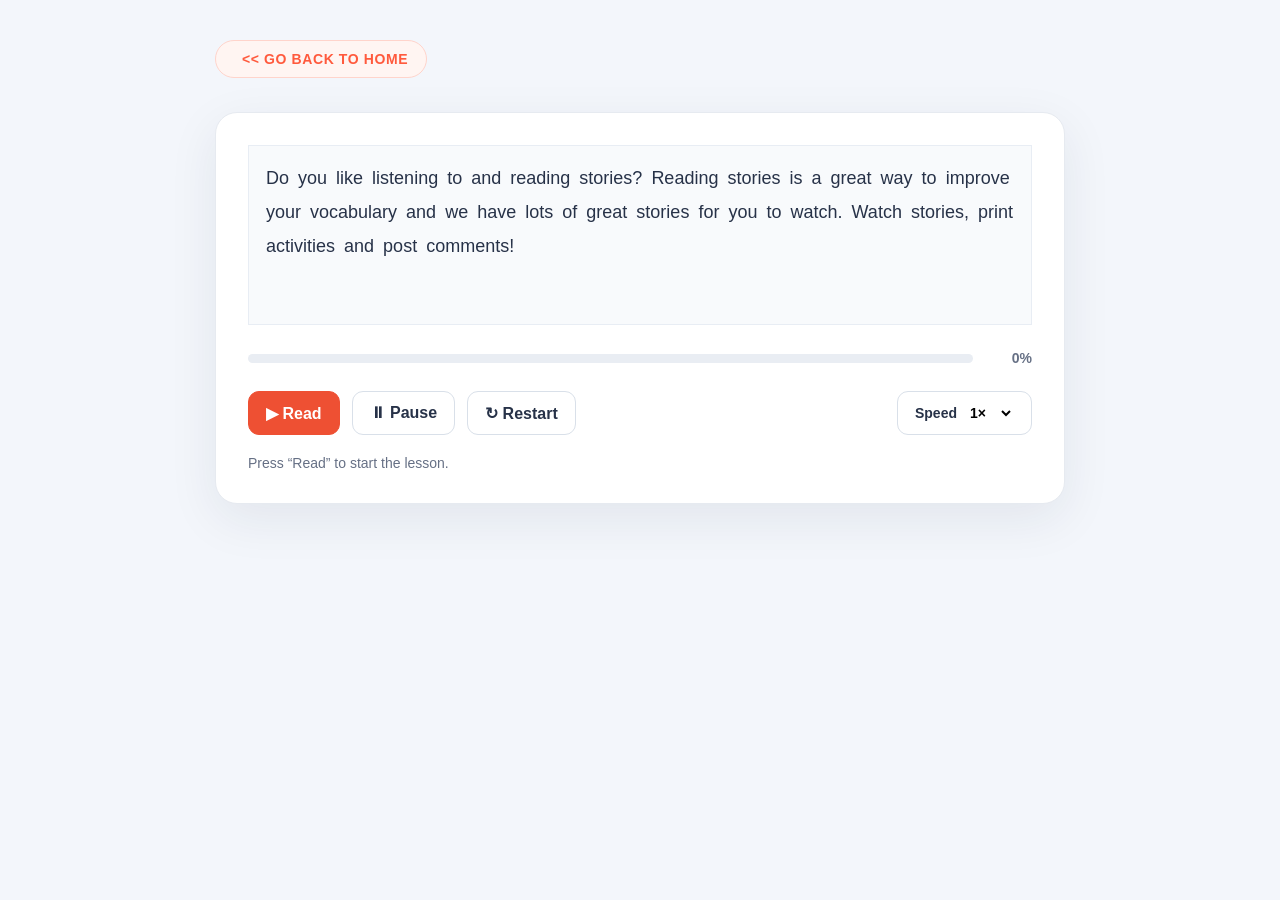
<file: english.html>
<!DOCTYPE html>
<html lang="en">
<head>
  <meta charset="UTF-8" />

  <meta
    name="viewport"
    content="width=device-width, initial-scale=1.0"
  />

  <link rel="stylesheet" href="englishstyle.css" />
</head>

<body>
  <main class="reader-container">
    <div class="reader-header">
<a href="index.html" class="lesson-label">
    <i class="fa-solid fa-arrow-left"></i>
    << Go back to Home
</a>

    </div>

    <section class="reading-card">
      <div
        id="readingText"
        class="reading-text"
        aria-live="polite"
      ></div>

      <div class="progress-container">
        <div class="progress-track">
          <div id="progressFill" class="progress-fill"></div>
        </div>

        <span id="progressText">0%</span>
      </div>

      <div class="controls">
        <button id="playButton" class="primary-button">
          ▶ Read
        </button>

        <button id="pauseButton">
          ⏸ Pause
        </button>

        <button id="restartButton">
          ↻ Restart
        </button>

        <label class="speed-control">
          Speed

          <select id="speedSelect">
            <option value="0.6">0.6×</option>
            <option value="0.8">0.8×</option>
            <option value="1" selected>1×</option>
            <option value="1.2">1.2×</option>
            <option value="1.5">1.5×</option>
          </select>
        </label>
      </div>

      <p id="statusText" class="status-text">
        Press “Read” to start the lesson.
      </p>
    </section>
  </main>

  <!-- If you later record real audio for this lesson, add:
       <audio id="lessonAudio" src="lesson.mp3" preload="auto"></audio>
       and set AUDIO_SRC / WORD_TIMINGS below — script.js will
       automatically switch from the TTS clock to the real
       audio.currentTime clock. -->

  <script src="englishscript.js"></script>
</body>
</html>
</file>
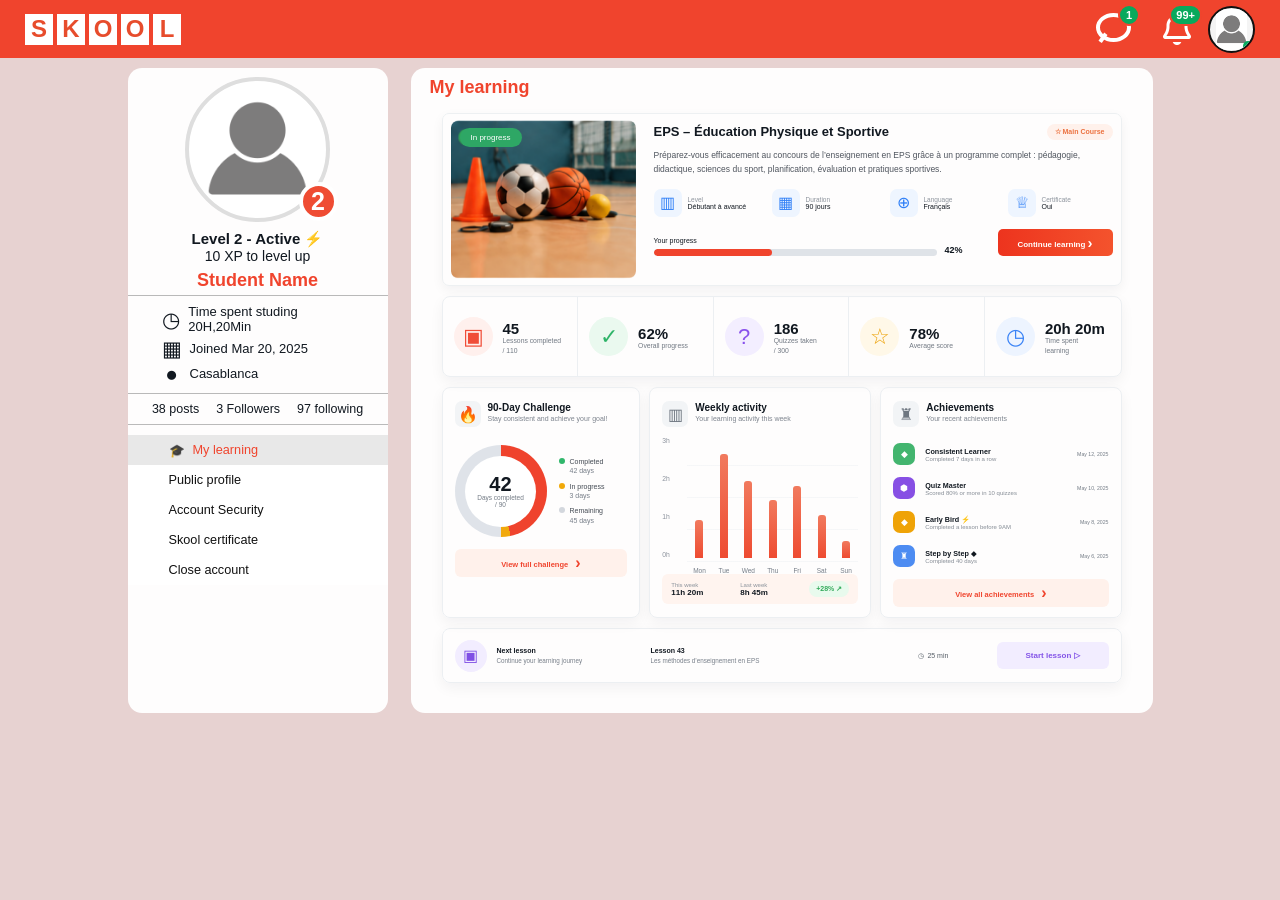
<file: profile.html>
<!DOCTYPE html>
<html lang="en">
<head>
  <meta charset="UTF-8">
  <meta name="viewport" content="width=device-width, initial-scale=1.0">
  <title>Skool Profile</title>
  <link rel="stylesheet" href="style_profile.css">
</head>
<body>
  <header class="topbar">
    <!-- <div class="logo" aria-label="SKOOL">
        
      <span>S</span><span>K</span><span>O</span><span>O</span><span>L</span>
    </div> -->
    <a href="index.html" class="logo" aria-label="SKOOL Home">
    <span>S</span>
    <span>K</span>
    <span>O</span>
    <span>O</span>
    <span>L</span>
</a>

    <div class="header-actions">
      <button class="top-icon message-btn" aria-label="Messages">
        <span class="chat-shape"></span>
        <b class="notif-badge">1</b>
      </button>

      <button class="top-icon bell-btn" aria-label="Notifications">
        <!-- <span class="bell-shape"></span> -->
        <img style="height: 40px;" src="noti.png" alt="">
        <b class="notif-badge wide">99+</b>
      </button>

      <button class="mini-profile" aria-label="Profile">
        <span class="mini-avatar"></span>
        <i></i>
      </button>
    </div>
  </header>

  <main class="layout">
    <aside class="sidebar">
      <section class="profile-head">
        <div class="avatar-wrap">
          <div class="avatar"></div>
          <span class="level-badge">2</span>
        </div>

        <h2>Level 2 - Active <em>⚡</em></h2>
        <p>10 XP to level up</p>
        <h3>Student Name</h3>
      </section>

      <section class="profile-details">
        <p><span>◷</span> Time spent studing 20H,20Min</p>
        <p><span>▦</span> Joined Mar 20, 2025</p>
        <p><span>●</span> Casablanca</p>
      </section>

      <section class="social-row">
        <span>38 posts</span>
        <span>3 Followers</span>
        <span>97 following</span>
      </section>

      <nav class="profile-nav">
        <button class="active"><span>🎓</span> My learning</button>
        <button>Public profile</button>
        <button>Account Security</button>
        <button>Skool certificate</button>
        <button>Close account</button>
      </nav>
    </aside>

    <section class="content">
      <h1>My learning</h1>

      <article class="course-card">
        <div class="course-picture">
          <span class="in-progress">In progress</span>
        </div>

        <div class="course-info">
          <div class="course-heading">
            <h2>EPS – Éducation Physique et Sportive</h2>
            <span class="main-course">☆ Main Course</span>
          </div>

          <p class="course-description">
            Préparez-vous efficacement au concours de l’enseignement en EPS grâce à un
            programme complet : pédagogie, didactique, sciences du sport, planification,
            évaluation et pratiques sportives.
          </p>

          <div class="features">
            <div><i>▥</i><span><small>Level</small>Débutant à avancé</span></div>
            <div><i>▦</i><span><small>Duration</small>90 jours</span></div>
            <div><i>⊕</i><span><small>Language</small>Français</span></div>
            <div><i>♕</i><span><small>Certificate</small>Oui</span></div>
          </div>

          <div class="progress-zone">
            <div class="progress-copy">
              <small>Your progress</small>
              <div class="progress-track"><span id="progressBar"></span></div>
            </div>
            <strong id="progressValue">42%</strong>
            <button id="continueLearning">Continue learning <b>›</b></button>
          </div>
        </div>
      </article>

      <section class="stats">
        <article><i class="red">▣</i><div><strong>45</strong><span>Lessons completed</span><small>/ 110</small></div></article>
        <article><i class="green">✓</i><div><strong>62%</strong><span>Overall progress</span></div></article>
        <article><i class="purple">?</i><div><strong>186</strong><span>Quizzes taken</span><small>/ 300</small></div></article>
        <article><i class="orange">☆</i><div><strong>78%</strong><span>Average score</span></div></article>
        <article><i class="blue">◷</i><div><strong>20h 20m</strong><span>Time spent</span><small>learning</small></div></article>
      </section>

      <section class="dashboard">
        <article class="panel challenge-panel">
          <header><i>🔥</i><div><h3>90-Day Challenge</h3><p>Stay consistent and achieve your goal!</p></div></header>

          <div class="challenge-body">
            <div class="donut">
              <div><strong>42</strong><span>Days completed</span><small>/ 90</small></div>
            </div>

            <div class="legend">
              <p><b class="dot green-dot"></b>Completed<br><span>42 days</span></p>
              <p><b class="dot orange-dot"></b>In progress<br><span>3 days</span></p>
              <p><b class="dot gray-dot"></b>Remaining<br><span>45 days</span></p>
            </div>
          </div>

          <button class="light-button">View full challenge <span>›</span></button>
        </article>

        <article class="panel activity-panel">
          <header><i>▥</i><div><h3>Weekly activity</h3><p>Your learning activity this week</p></div></header>

          <div class="chart">
            <div class="hours"><span>3h</span><span>2h</span><span>1h</span><span>0h</span></div>
            <div class="bars">
              <div><i style="height:31%"></i><span>Mon</span></div>
              <div><i style="height:84%"></i><span>Tue</span></div>
              <div><i style="height:62%"></i><span>Wed</span></div>
              <div><i style="height:47%"></i><span>Thu</span></div>
              <div><i style="height:58%"></i><span>Fri</span></div>
              <div><i style="height:35%"></i><span>Sat</span></div>
              <div><i style="height:14%"></i><span>Sun</span></div>
            </div>
          </div>

          <footer>
            <div><small>This week</small><strong>11h 20m</strong></div>
            <div><small>Last week</small><strong>8h 45m</strong></div>
            <b>+28% ↗</b>
          </footer>
        </article>

        <article class="panel achievements-panel">
          <header><i>♜</i><div><h3>Achievements</h3><p>Your recent achievements</p></div></header>

          <div class="achievement-list">
            <div class="achievement"><i class="a-green">◆</i><div><strong>Consistent Learner</strong><small>Completed 7 days in a row</small></div><time>May 12, 2025</time></div>
            <div class="achievement"><i class="a-purple">⬢</i><div><strong>Quiz Master</strong><small>Scored 80% or more in 10 quizzes</small></div><time>May 10, 2025</time></div>
            <div class="achievement"><i class="a-orange">◆</i><div><strong>Early Bird ⚡</strong><small>Completed a lesson before 9AM</small></div><time>May 8, 2025</time></div>
            <div class="achievement"><i class="a-blue">♜</i><div><strong>Step by Step ◆</strong><small>Completed 40 days</small></div><time>May 6, 2025</time></div>
          </div>

          <button class="light-button">View all achievements <span>›</span></button>
        </article>
      </section>

      <section class="next-lesson">
        <i class="lesson-icon">▣</i>
        <div><strong>Next lesson</strong><span>Continue your learning journey</span></div>
        <div><strong>Lesson 43</strong><span>Les méthodes d’enseignement en EPS</span></div>
        <p>◷ &nbsp;25 min</p>
        <button>Start lesson <b>▷</b></button>
      </section>
    </section>
  </main>

  <script src="scripte_profile.js"></script>
</body>
</html>
</file>
<file: englishstyle.css>
* {
  box-sizing: border-box;
}

body {
  margin: 0;
  min-height: 100vh;
  padding: 40px 20px;
  font-family: Arial, Helvetica, sans-serif;
  color: #172033;
  background: #f3f6fb;
}

button,
select {
  font: inherit;
}

.reader-container {
  width: min(850px, 100%);
  margin: 0 auto;
}

.reader-header {
  margin-bottom: 24px;
}

.lesson-label {
  display: inline-block;
  margin-bottom: 10px;
  padding: 7px 12px;
  color: #b8391f;
  background: #fdeae4;
  border-radius: 50px;
  font-size: 13px;
  font-weight: 700;
  text-transform: uppercase;
  letter-spacing: 0.6px;
}

.reader-header h1 {
  margin: 0 0 10px;
  font-size: clamp(30px, 5vw, 48px);
}

.reader-header p {
  margin: 0;
  color: #667085;
  font-size: 17px;
}

.reading-card {
  padding: 32px;
  background: #ffffff;
  border: 1px solid #e6eaf0;
  border-radius: 22px;
  box-shadow: 0 15px 50px rgba(25, 36, 58, 0.08);
}

.reading-text {
  min-height: 180px;
  padding: 15px;
  color: #273248;
  background: #f8fafc;
  border: 1px solid #e8edf4;
  border-radius: 15x;
  font-size: 18px;
  line-height: 1.9;
}

.word {
  display: inline;
  padding: 3px 2px;
  border-radius: 6px;
  transition:
    background-color 0.15s ease,
    color 0.15s ease,
    transform 0.15s ease;
}

.word.active {
  color: #ffffff;
  background: #ee5033;
  box-shadow: 0 3px 10px rgba(238, 80, 51, 0.28);
}

.word.completed {
  color: #ee5033;
}

.progress-container {
  display: flex;
  align-items: center;
  gap: 14px;
  margin: 25px 0;
}

.progress-track {
  flex: 1;
  height: 9px;
  overflow: hidden;
  background: #e9edf3;
  border-radius: 50px;
}

.progress-fill {
  height: 100%;
  width: 0%;
  background: #ee5033;
  border-radius: 50px;
  transition: width 0.12s linear;
}

#progressText {
  min-width: 45px;
  color: #667085;
  font-size: 14px;
  font-weight: 700;
  text-align: right;
}

.controls {
  display: flex;
  flex-wrap: wrap;
  align-items: center;
  gap: 12px;
}

.controls button,
.speed-control {
  min-height: 44px;
  padding: 10px 17px;
  color: #273248;
  background: #ffffff;
  border: 1px solid #d9e0e9;
  border-radius: 11px;
}

.controls button {
  cursor: pointer;
  font-weight: 700;
}

.controls button:hover {
  background: #f6f8fb;
}

.controls button:disabled {
  cursor: not-allowed;
  opacity: 0.5;
}

.controls .primary-button {
  color: #ffffff;
  background: #ee5033;
  border-color: #ee5033;
}

.controls .primary-button:hover {
  background: #d1421f;
}

.speed-control {
  display: flex;
  align-items: center;
  gap: 9px;
  margin-left: auto;
  font-size: 14px;
  font-weight: 700;
}

.speed-control select {
  border: 0;
  outline: 0;
  background: transparent;
  cursor: pointer;
}

.status-text {
  margin: 20px 0 0;
  color: #667085;
  font-size: 14px;
}

@media (max-width: 600px) {
  body {
    padding: 24px 14px;
  }

  .reading-card {
    padding: 18px;
  }

  .reading-text {
    padding: 17px;
    font-size: 21px;
    line-height: 1.8;
  }

  .controls button {
    flex: 1;
  }

  .speed-control {
    width: 100%;
    justify-content: space-between;
    margin-left: 0;
  }
}

.lesson-label{
    display: inline-flex;
    align-items: center;
    gap: 8px;

    padding: 10px 18px;

    background: #fff5f2;
    color: #ff5a3d;

    border: 1px solid #ffd4cb;
    border-radius: 50px;

    font-size: 14px;
    font-weight: 600;

    text-decoration: none;

    transition: all .3s ease;
}

.lesson-label:hover{
    background: #ff5a3d;
    color: #fff;

    transform: translateY(-2px);
    box-shadow: 0 10px 20px rgba(255,90,61,.25);
}
</file>
<file: style_profile.css>
* {
  box-sizing: border-box;
}

:root {
  --orange: #f0442d;
  --orange2: #ef442d;
  --bg: #e7d2d1;
  --text: #111820;
  --muted: #7d838b;
  --line: #eceff2;
  --blue: #168fe4;
}

body {
  margin: 0;
  min-width: 320px;
  font-family: Arial, Helvetica, sans-serif;
  color: var(--text);
  background: var(--bg);
}

button {
  font: inherit;
  cursor: pointer;
}

.topbar {
  height: 58px;
  padding: 0 25px;
  display: flex;
  align-items: center;
  justify-content: space-between;
  background: var(--orange);
}
/* 
.logo {
  display: flex;
  gap: 4px;
}

.logo span {
  width: 28px;
  height: 31px;
  display: grid;
  place-items: center;
  background: #fff;
  color: #d9432f;
  font-size: 23px;
  line-height: 1;
  font-weight: 900;
} */


.logo{
    display:flex;
    gap:4px;
    text-decoration:none;
    cursor:pointer;
}

.logo span{
    width:28px;
    height:31px;
    display:flex;
    align-items:center;
    justify-content:center;
    background:#fff;
    color:#e74c2c;
    font-size:24px;
    font-weight:700;
    transition:all .25s ease;
}

.logo:hover span{
    transform:translateY(-2px);
    background:#fff5f2;
    box-shadow:0 4px 10px rgba(0,0,0,.15);
}
.header-actions {
  display: flex;
  align-items: center;
  gap: 14px;
}

.top-icon {
  width: 43px;
  height: 43px;
  position: relative;
  border: 0;
  color: white;
  background: transparent;
}

.chat-shape {
  width: 35px;
  height: 29px;
  position: absolute;
  left: 2px;
  top: 5px;
  border: 4px solid white;
  border-radius: 50%;
}

.chat-shape::after {
  content: "";
  width: 11px;
  height: 10px;
  position: absolute;
  left: 0;
  bottom: -8px;
  border-left: 4px solid white;
  transform: rotate(35deg);
}

.bell-shape {
  display: block;
  font-size: 41px;
  line-height: 41px;
  transform: rotate(180deg);
}

.notif-badge {
  min-width: 22px;
  height: 22px;
  padding: 0 5px;
  position: absolute;
  right: -3px;
  top: -4px;
  display: grid;
  place-items: center;
  border: 2px solid var(--orange);
  border-radius: 999px;
  color: white;
  background: #08a95c;
  font-size: 11px;
}

.notif-badge.wide {
  right: -8px;
}

.mini-profile {
  width: 47px;
  height: 47px;
  position: relative;
  border: 2px solid #111;
  border-radius: 50%;
  overflow: hidden;
  background: #f4f4f4;
}

.mini-avatar {
  display: block;
  width: 100%;
  height: 100%;
    background: #fff url("avatar.jpg") center/cover no-repeat;
}

.mini-profile i {
  width: 10px;
  height: 10px;
  position: absolute;
  right: 0;
  bottom: 0;
  border-radius: 50%;
  background: #05aa5d;
}

.layout {
  max-width: 1025px;
  margin: 10px auto 28px;
  display: grid;
  grid-template-columns: 260px 1fr;
  gap: 23px;
}

.sidebar,
.content {
  background: rgba(255, 255, 255, .96);
  border-radius: 14px;
  overflow: hidden;
}

.sidebar {
  min-height: 644px;
}

.profile-head {
  text-align: center;
  padding-top: 9px;
}

.avatar-wrap {
  width: 160px;
  height: 145px;
  position: relative;
  margin: 0 auto 5px;
}

.avatar {
  width: 145px;
  height: 145px;
  margin: auto;
  border: 4px solid #dedede;
  border-radius: 50%;
  background: #fff url("avatar.jpg") center/cover no-repeat;
}

.level-badge {
  width: 39px;
  height: 39px;
  position: absolute;
  right: 0;
  bottom: 1px;
  display: grid;
  place-items: center;
  border: 4px solid white;
  border-radius: 50%;
  color: white;
  background: #ef4c33;
  font-size: 25px;
  font-weight: 800;
}

.profile-head h2 {
  margin: 8px 0 0;
  font-size: 15px;
}

.profile-head h2 em {
  color: #f0aa00;
  font-style: normal;
}

.profile-head p {
  margin: 0;
  font-size: 14px;
}

.profile-head h3 {
  margin: 6px 0 4px;
  color: var(--orange);
  font-size: 18px;
}

.profile-details {
  padding: 4px 34px 5px;
  border-top: 1px solid #b9b9b9;
  border-bottom: 1px solid #b9b9b9;
}

.profile-details p {
  margin: 4px 0;
  display: flex;
  align-items: center;
  gap: 8px;
  font-size: 13px;
}

.profile-details p span {
  width: 20px;
  display: inline-grid;
  place-items: center;
  font-size: 21px;
  line-height: 1;
}

.social-row {
  height: 31px;
  display: flex;
  align-items: center;
  justify-content: center;
  gap: 17px;
  border-bottom: 1px solid #bababa;
  font-size: 12.5px;
}

.profile-nav {
  padding-top: 10px;
}

.profile-nav button {
  width: 100%;
  height: 30px;
  padding: 0 41px;
  display: flex;
  align-items: center;
  gap: 8px;
  border: 0;
  background: white;
  color: #111;
  text-align: left;
  font-size: 12.7px;
}

.profile-nav button.active {
  color: var(--orange);
  background: #e8e8e8;
}

.content {
  padding: 9px 31px 30px;
}

.content>h1 {
  margin: 0 0 15px -12px;
  color: var(--orange);
  font-size: 18px;
}

.course-card {
  min-height: 173px;
  display: grid;
  grid-template-columns: 185px 1fr;
  gap: 18px;
  padding: 6px 8px;
  border: 1px solid #edf0f2;
  border-radius: 7px;
  box-shadow: 0 4px 12px rgba(23, 27, 33, .05);
}

.course-picture {
  min-height: 157px;
  position: relative;
  border-radius: 8px;
  overflow: hidden;
  background: url("[data-uri]") center/cover no-repeat;
}

.in-progress {
  position: absolute;
  top: 8px;
  left: 9px;
  padding: 5px 11px;
  border-radius: 999px;
  color: white;
  background: #2ea765;
  font-size: 8px;
}

.course-info {
  min-width: 0;
  padding: 4px 0 0;
}

.course-heading {
  display: flex;
  justify-content: space-between;
  align-items: flex-start;
  gap: 10px;
}

.course-heading h2 {
  margin: 0;
  font-size: 13px;
}

.main-course {
  flex: 0 0 auto;
  padding: 4px 8px;
  border-radius: 999px;
  color: #ec713e;
  background: #fff1eb;
  font-size: 7px;
  font-weight: 700;
}

.course-description {
  max-width: 470px;
  margin: 8px 0 12px;
  color: #4f555e;
  font-size: 8.5px;
  line-height: 1.7;
}

.features {
  display: grid;
  grid-template-columns: repeat(4, 1fr);
  gap: 13px;
  margin-bottom: 12px;
}

.features>div {
  display: flex;
  align-items: center;
  gap: 6px;
}

.features i {
  width: 28px;
  height: 28px;
  flex: 0 0 28px;
  display: grid;
  place-items: center;
  border-radius: 7px;
  color: #2f7ff7;
  background: #eef5ff;
  font-style: normal;
  font-size: 16px;
}

.features span {
  display: flex;
  flex-direction: column;
  font-size: 7px;
  white-space: nowrap;
}

.features small {
  color: #8d949d;
  font-size: 6.5px;
}

.progress-zone {
  display: grid;
  grid-template-columns: 1fr 45px 115px;
  align-items: end;
  gap: 8px;
}

.progress-copy small {
  display: block;
  margin-bottom: 5px;
  font-size: 7px;
}

.progress-track {
  height: 7px;
  overflow: hidden;
  border-radius: 999px;
  background: #dfe3e8;
}

.progress-track span {
  display: block;
  width: 42%;
  height: 100%;
  border-radius: 999px;
  background: var(--orange);
  transition: width .25s ease;
}

.progress-zone strong {
  padding-bottom: 1px;
  font-size: 9px;
}

.progress-zone button {
  height: 27px;
  border: 0;
  border-radius: 5px;
  color: white;
  background: linear-gradient(90deg, #ed341e, #f4532d);
  font-size: 8px;
  font-weight: 700;
}

.progress-zone button b {
  font-size: 15px;
  vertical-align: -1px;
}

.stats {
  margin-top: 10px;
  display: grid;
  grid-template-columns: repeat(5, 1fr);
  overflow: hidden;
  border: 1px solid var(--line);
  border-radius: 8px;
  box-shadow: 0 5px 14px rgba(18, 25, 34, .05);
}

.stats article {
  min-height: 79px;
  padding: 16px 11px;
  display: flex;
  align-items: center;
  gap: 10px;
  border-right: 1px solid var(--line);
}

.stats article:last-child {
  border-right: 0;
}

.stats i {
  width: 39px;
  height: 39px;
  flex: 0 0 39px;
  display: grid;
  place-items: center;
  border-radius: 50%;
  font-style: normal;
  font-size: 22px;
}

.stats i.red {
  color: #f04d38;
  background: #fff0ed;
}

.stats i.green {
  color: #2eb468;
  background: #eaf9ef;
}

.stats i.purple {
  color: #8952ec;
  background: #f3eeff;
}

.stats i.orange {
  color: #eca106;
  background: #fff8e8;
}

.stats i.blue {
  color: #3a83f6;
  background: #edf4ff;
}

.stats strong {
  display: block;
  font-size: 15px;
}

.stats span,
.stats small {
  display: block;
  color: #717983;
  font-size: 6.8px;
}

.stats small {
  margin-top: 3px;
}

.dashboard {
  margin-top: 10px;
  display: grid;
  grid-template-columns: 1.03fr 1.15fr 1.25fr;
  gap: 9px;
}

.panel {
  min-height: 230px;
  padding: 13px 12px 10px;
  border: 1px solid var(--line);
  border-radius: 8px;
  box-shadow: 0 5px 14px rgba(18, 25, 34, .05);
}

.panel header {
  display: flex;
  align-items: flex-start;
  gap: 7px;
}

.panel header>i {
  width: 26px;
  height: 26px;
  display: grid;
  place-items: center;
  border-radius: 7px;
  color: #6e7680;
  background: #f2f4f6;
  font-style: normal;
}

.panel h3 {
  margin: 1px 0 2px;
  font-size: 10px;
}

.panel header p {
  margin: 0;
  color: #7d848e;
  font-size: 7px;
}

.challenge-body {
  margin: 18px 0 12px;
  display: grid;
  grid-template-columns: 104px 1fr;
  align-items: center;
}

.donut {
  width: 92px;
  height: 92px;
  position: relative;
  display: grid;
  place-items: center;
  border-radius: 50%;
  background: conic-gradient(#ef432d 0 46.7%, #f1a90c 46.7% 50%, #dfe3e9 50% 100%);
}

.donut::after {
  content: "";
  width: 71px;
  height: 71px;
  position: absolute;
  border-radius: 50%;
  background: white;
}

.donut div {
  z-index: 1;
  text-align: center;
}

.donut strong {
  display: block;
  font-size: 20px;
  line-height: 1;
}

.donut span,
.donut small {
  display: block;
  color: #747c86;
  font-size: 6.5px;
}

.legend p {
  margin: 6px 0;
  color: #444b54;
  font-size: 7px;
  line-height: 1.35;
}

.legend p span {
  padding-left: 11px;
  color: #777f89;
}

.dot {
  width: 6px;
  height: 6px;
  margin-right: 5px;
  display: inline-block;
  border-radius: 50%;
}

.green-dot {
  background: #31b76c;
}

.orange-dot {
  background: #f1a909;
}

.gray-dot {
  background: #d3d7dd;
}

.light-button {
  width: 100%;
  height: 28px;
  border: 0;
  border-radius: 6px;
  color: var(--orange);
  background: #fff1eb;
  font-size: 7.5px;
  font-weight: 700;
}

.light-button span {
  margin-left: 5px;
  font-size: 16px;
  vertical-align: -1px;
}

.chart {
  height: 140px;
  margin-top: 7px;
  display: grid;
  grid-template-columns: 25px 1fr;
}

.hours {
  padding: 3px 0 16px;
  display: flex;
  flex-direction: column;
  justify-content: space-between;
  color: #8d949e;
  font-size: 6.8px;
}

.bars {
  display: flex;
  align-items: stretch;
  justify-content: space-around;
  background: repeating-linear-gradient(to bottom, transparent 0, transparent 31px, #edf0f3 32px);
}

.bars>div {
  width: 16px;
  display: grid;
  grid-template-rows: 1fr 16px;
  align-items: end;
  justify-items: center;
}

.bars i {
  width: 8px;
  display: block;
  align-self: end;
  border-radius: 3px 3px 0 0;
  background: linear-gradient(#f17a5e, #ee4b31);
}

.bars span {
  color: #757d87;
  font-size: 6.5px;
}

.activity-panel footer {
  padding: 7px 9px;
  display: grid;
  grid-template-columns: 1fr 1fr auto;
  align-items: center;
  border-radius: 6px;
  background: #fff4ef;
}

.activity-panel footer small {
  display: block;
  color: #8a929b;
  font-size: 6px;
}

.activity-panel footer strong {
  display: block;
  font-size: 8px;
}

.activity-panel footer>b {
  padding: 4px 7px;
  border-radius: 999px;
  color: #33aa5b;
  background: #e8faed;
  font-size: 7px;
}

.achievement-list {
  margin: 10px 0 6px;
}

.achievement {
  min-height: 34px;
  display: grid;
  grid-template-columns: 25px 1fr auto;
  align-items: center;
  gap: 7px;
}

.achievement>i {
  width: 22px;
  height: 22px;
  display: grid;
  place-items: center;
  border-radius: 7px;
  color: white;
  font-style: normal;
  font-size: 9px;
}

.a-green {
  background: #43b56f;
}

.a-purple {
  background: #8750e4;
}

.a-orange {
  background: #efa307;
}

.a-blue {
  background: #4d8cf2;
}

.achievement strong {
  display: block;
  font-size: 7.2px;
}

.achievement small {
  display: block;
  color: #858c95;
  font-size: 6px;
}

.achievement time {
  color: #737b85;
  font-size: 5.2px;
}

.next-lesson {
  min-height: 55px;
  margin-top: 10px;
  padding: 0 12px;
  display: grid;
  grid-template-columns: 33px 145px 1fr 70px 112px;
  align-items: center;
  gap: 9px;
  border: 1px solid var(--line);
  border-radius: 8px;
  box-shadow: 0 5px 14px rgba(18, 25, 34, .05);
}

.lesson-icon {
  width: 32px;
  height: 32px;
  display: grid;
  place-items: center;
  border-radius: 50%;
  color: #7f4fe5;
  background: #f2edff;
  font-style: normal;
}

.next-lesson div strong {
  display: block;
  font-size: 7px;
}

.next-lesson div span {
  display: block;
  margin-top: 3px;
  color: #777f89;
  font-size: 6.3px;
}

.next-lesson p {
  color: #555d66;
  font-size: 7px;
}

.next-lesson button {
  height: 27px;
  border: 0;
  border-radius: 6px;
  color: #8252e7;
  background: #f2edff;
  font-size: 8px;
  font-weight: 700;
}

@media (max-width: 900px) {
  .layout {
    grid-template-columns: 1fr;
    padding: 0 14px 25px;
  }

  .sidebar {
    min-height: 0;
  }

  .profile-nav {
    padding-bottom: 10px;
    display: grid;
    grid-template-columns: repeat(2, 1fr);
  }

  .course-card {
    grid-template-columns: 160px 1fr;
  }

  .dashboard {
    grid-template-columns: 1fr 1fr;
  }

  .achievements-panel {
    grid-column: 1 / -1;
  }
}

@media (max-width: 680px) {
  .topbar {
    padding: 0 14px;
  }

  .logo span {
    width: 23px;
    height: 28px;
    font-size: 19px;
  }

  .header-actions {
    gap: 7px;
  }

  .content {
    padding: 12px;
  }

  .course-card {
    grid-template-columns: 1fr;
  }

  .course-picture {
    height: 190px;
  }

  .features {
    grid-template-columns: repeat(2, 1fr);
  }

  .stats {
    grid-template-columns: 1fr 1fr;
  }

  .dashboard {
    grid-template-columns: 1fr;
  }

  .achievements-panel {
    grid-column: auto;
  }

  .next-lesson {
    padding: 10px;
    grid-template-columns: 33px 1fr auto;
  }

  .next-lesson>div:nth-of-type(2) {
    grid-column: 2 / -1;
  }
}

@media (max-width: 430px) {
  .profile-nav {
    grid-template-columns: 1fr;
  }

  .progress-zone {
    grid-template-columns: 1fr 35px;
  }

  .progress-zone button {
    grid-column: 1 / -1;
  }

  .stats {
    grid-template-columns: 1fr;
  }
}
</file>
